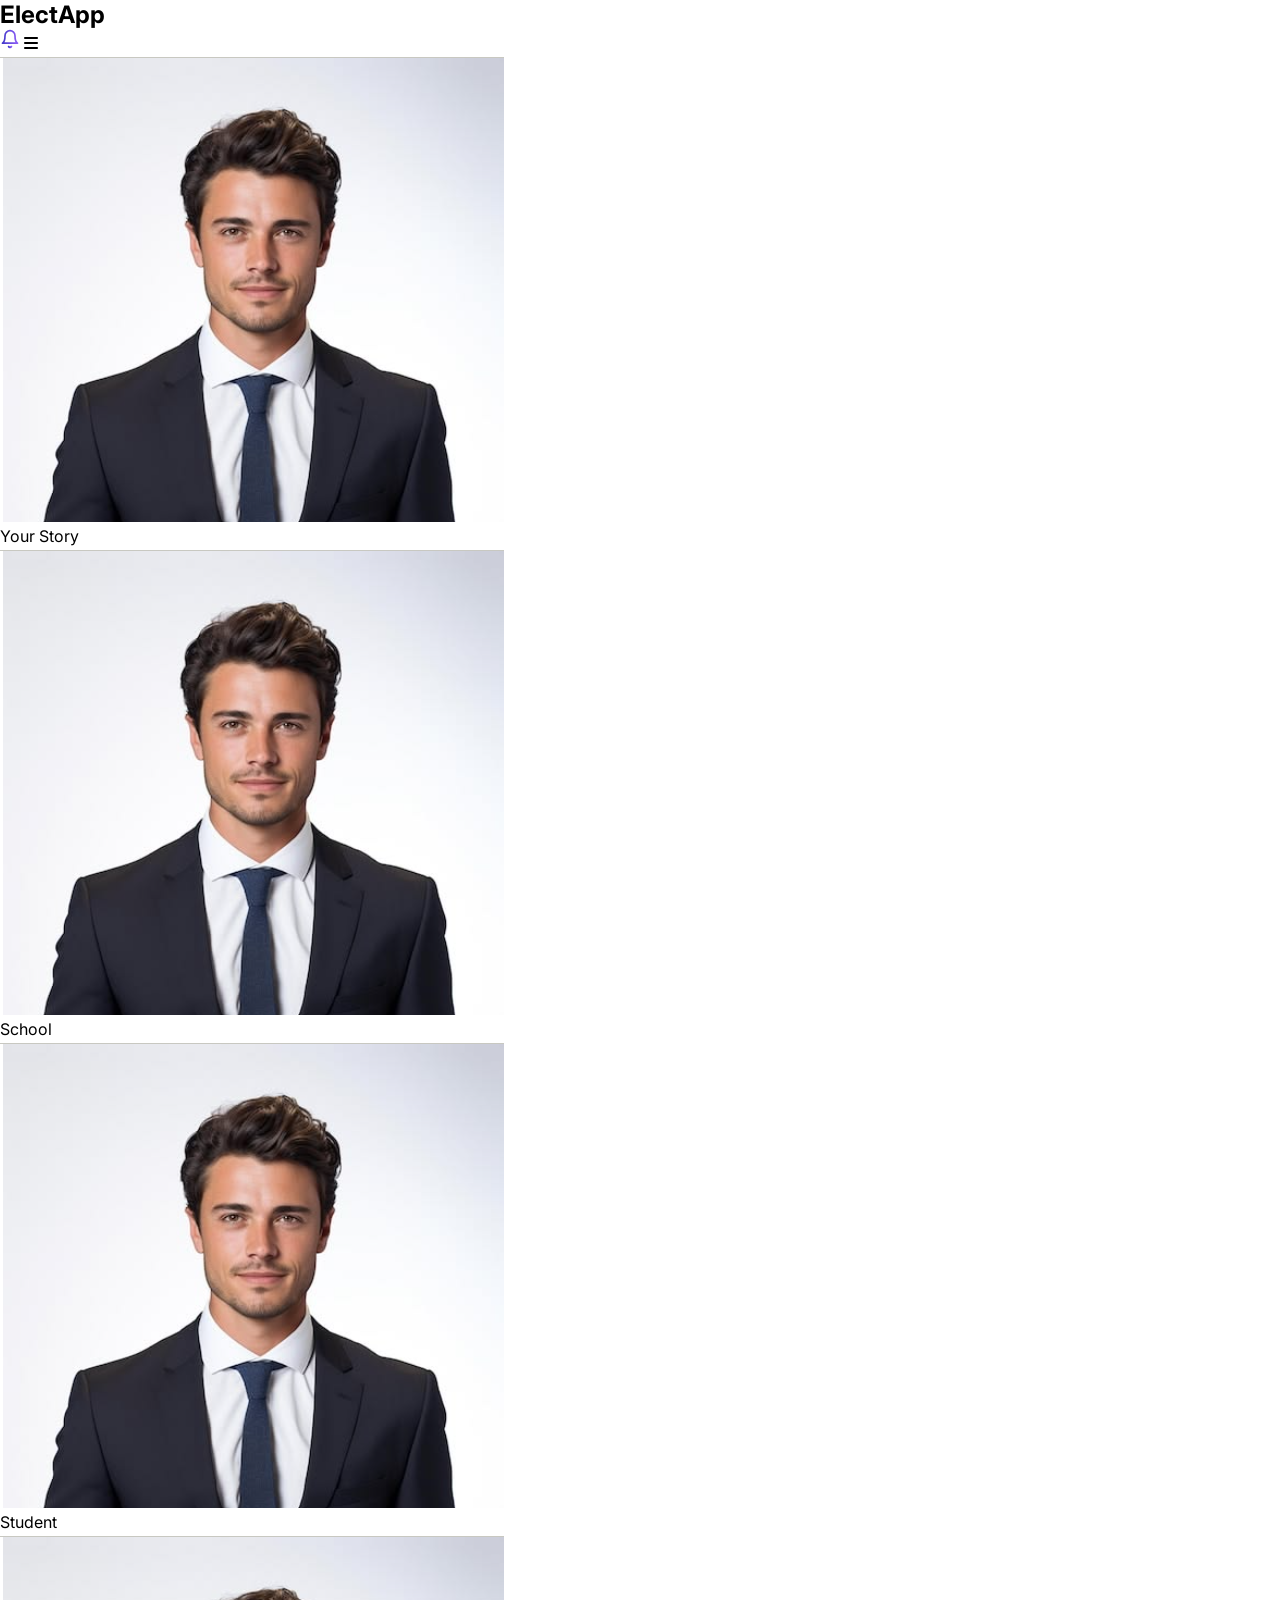
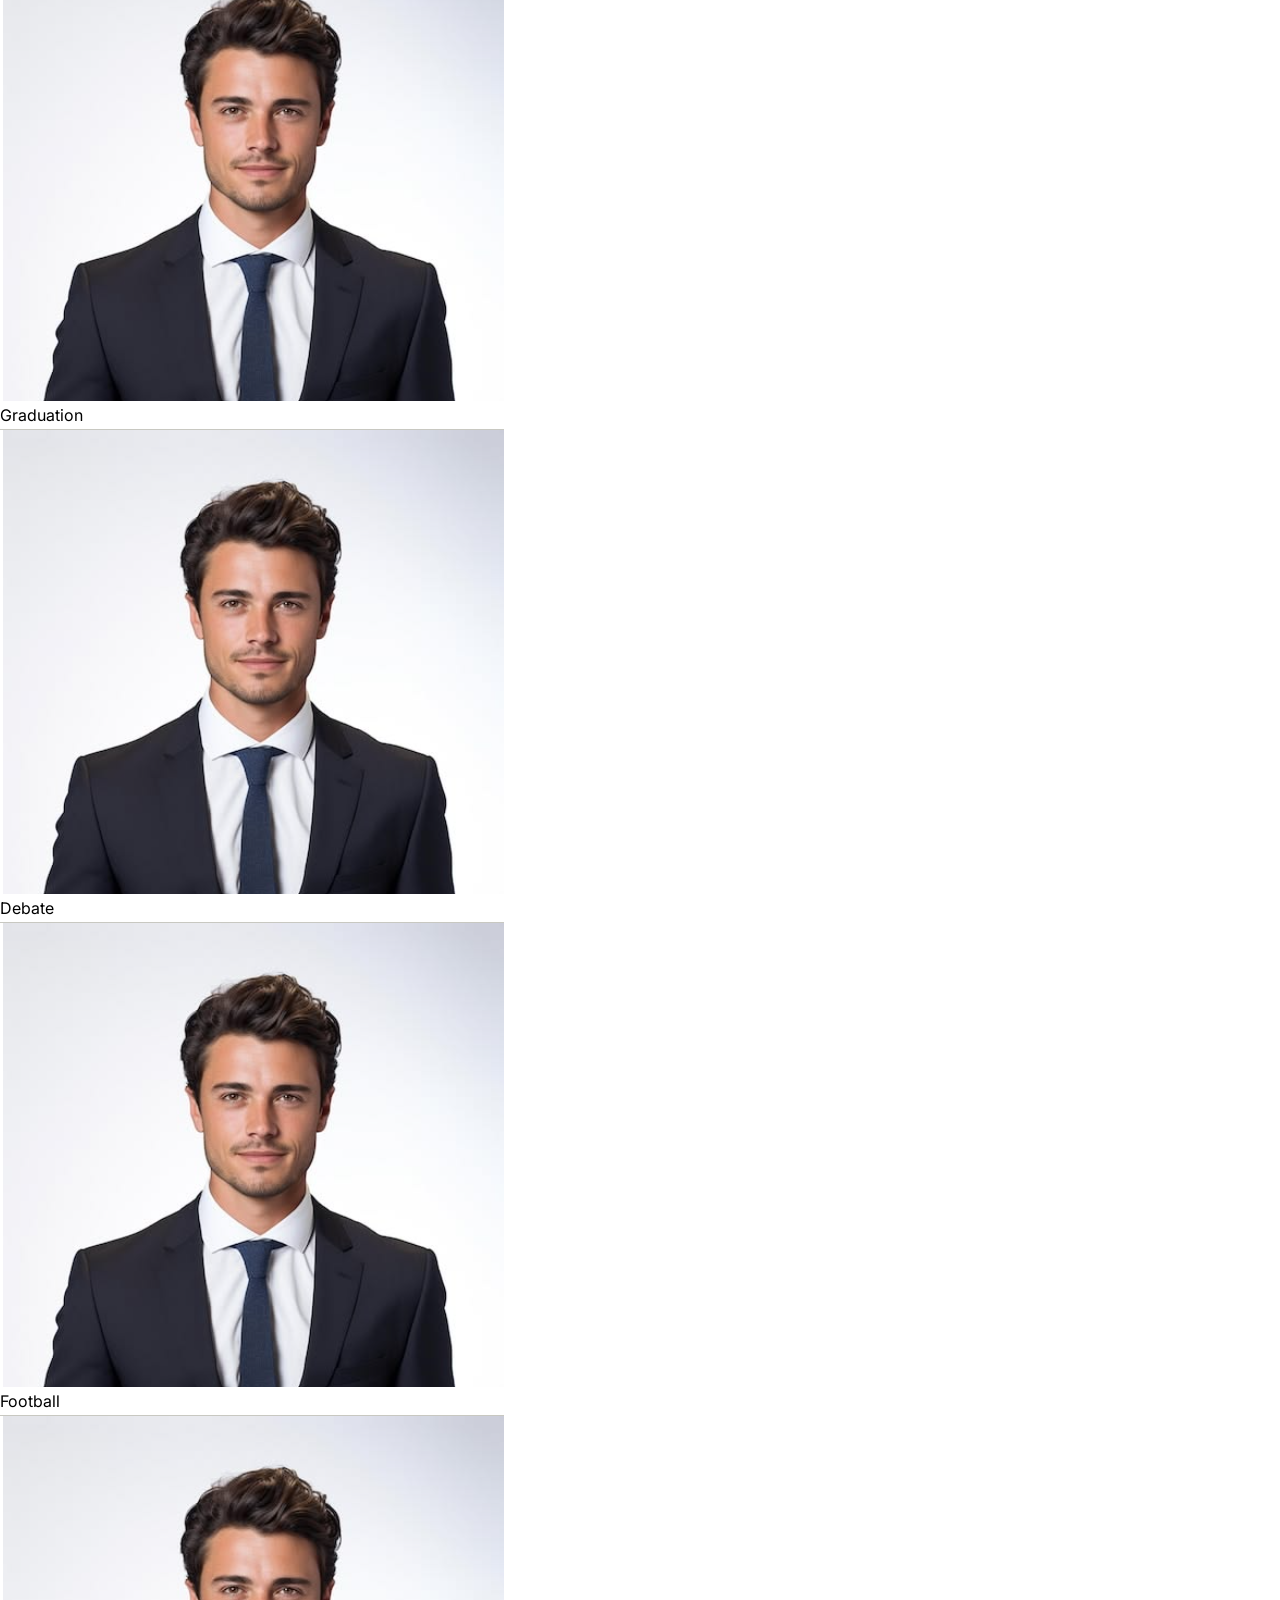
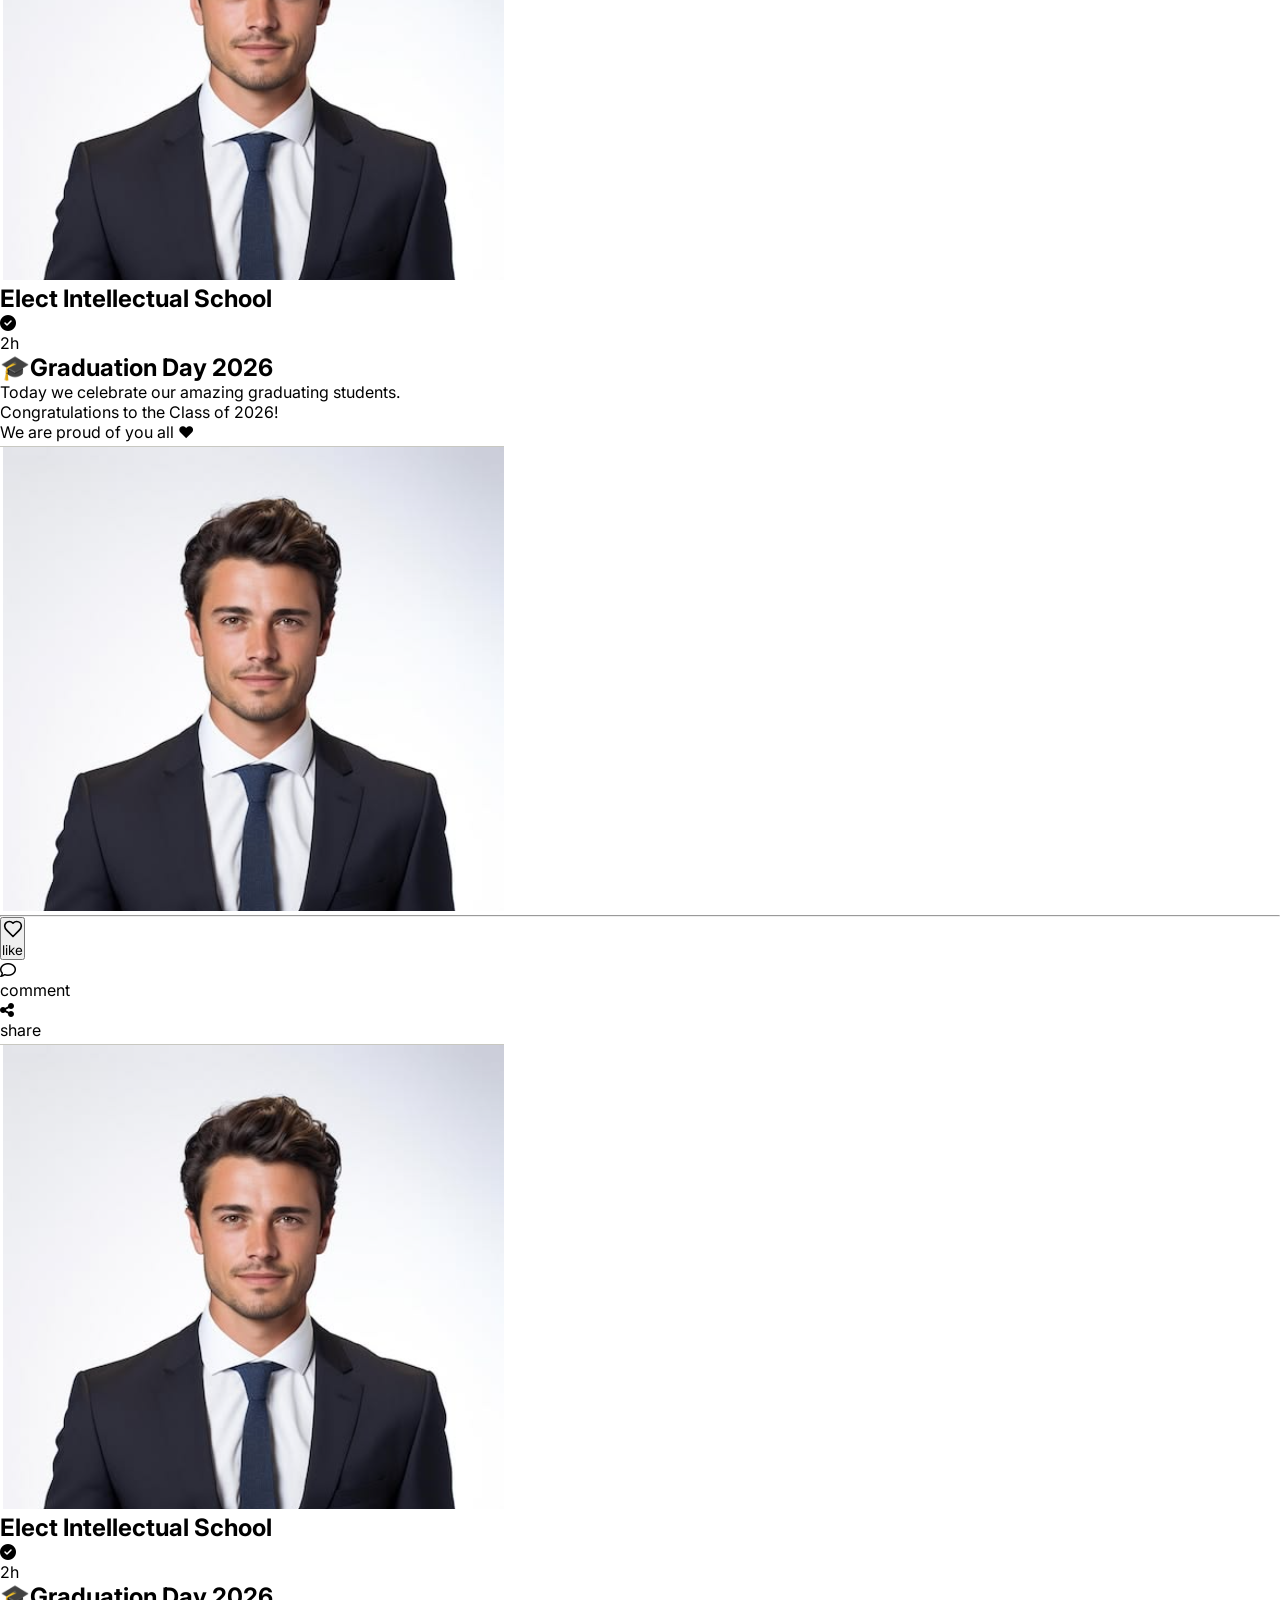
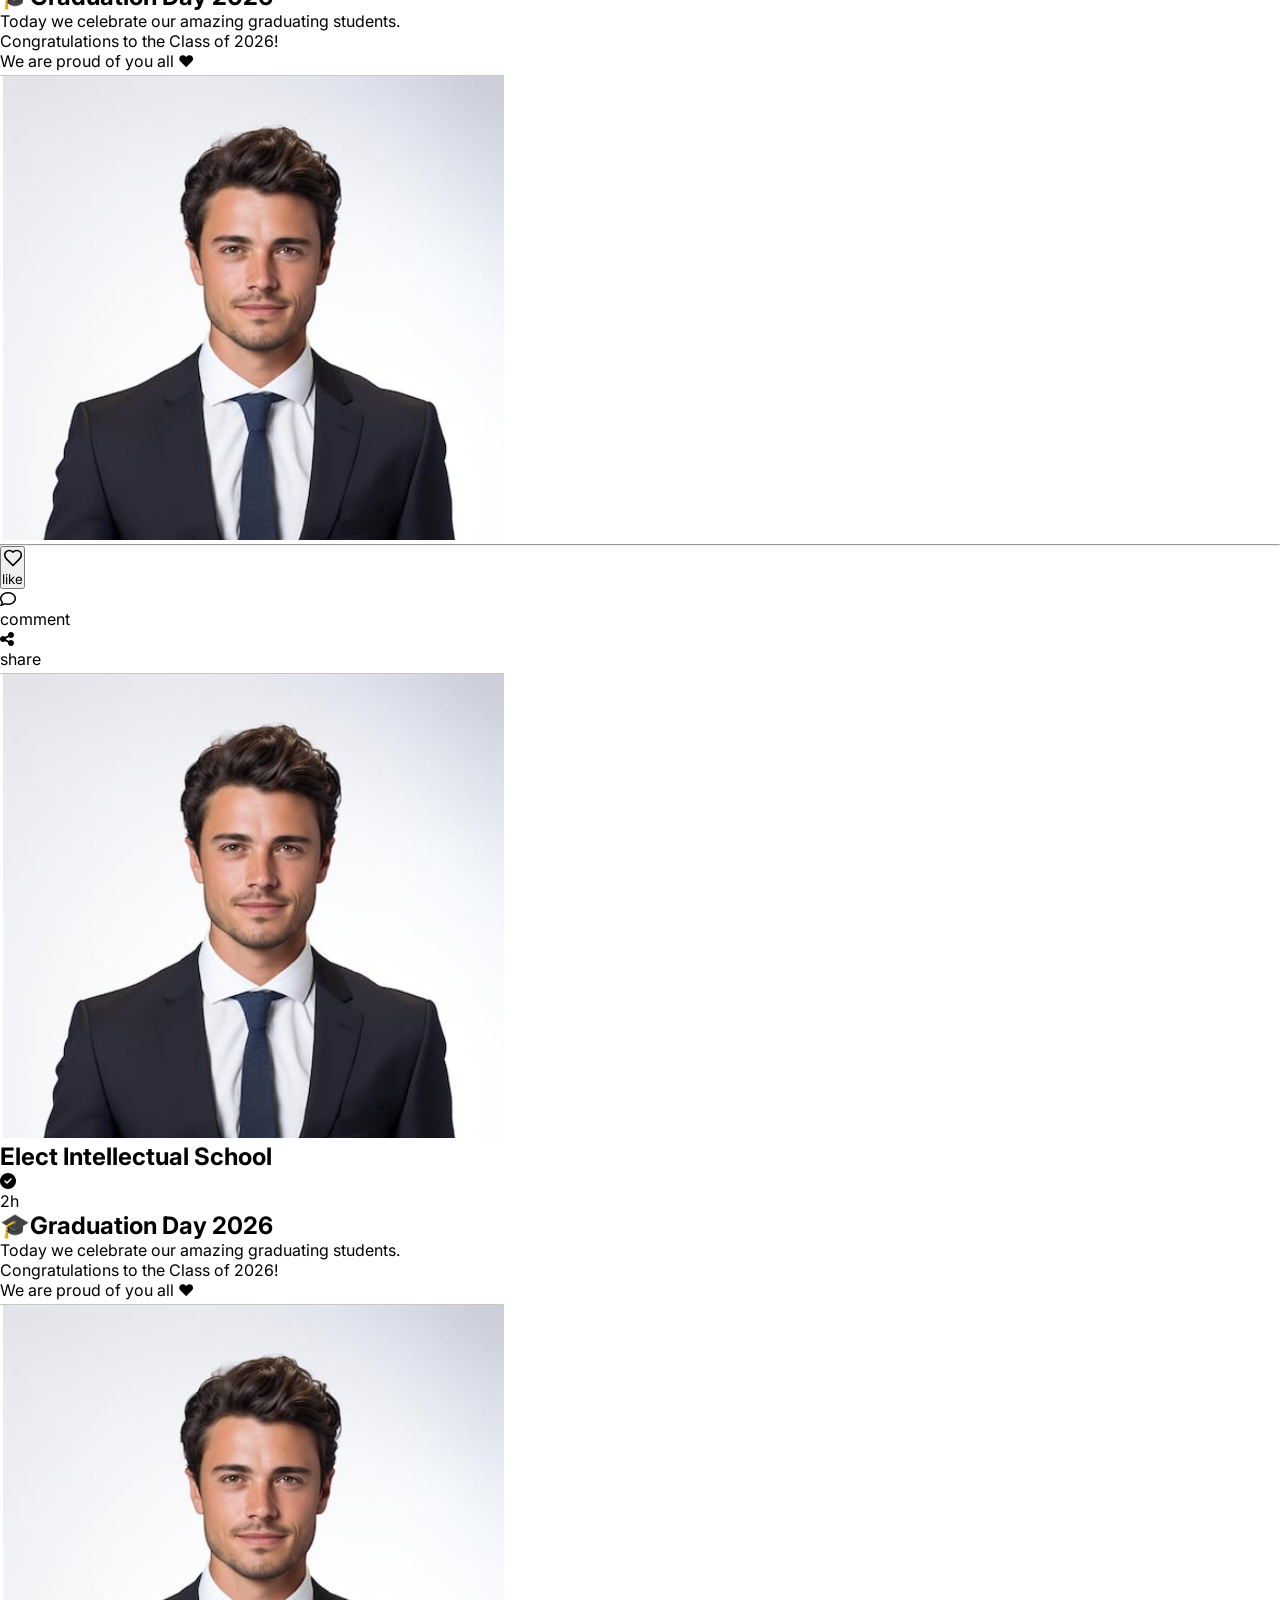
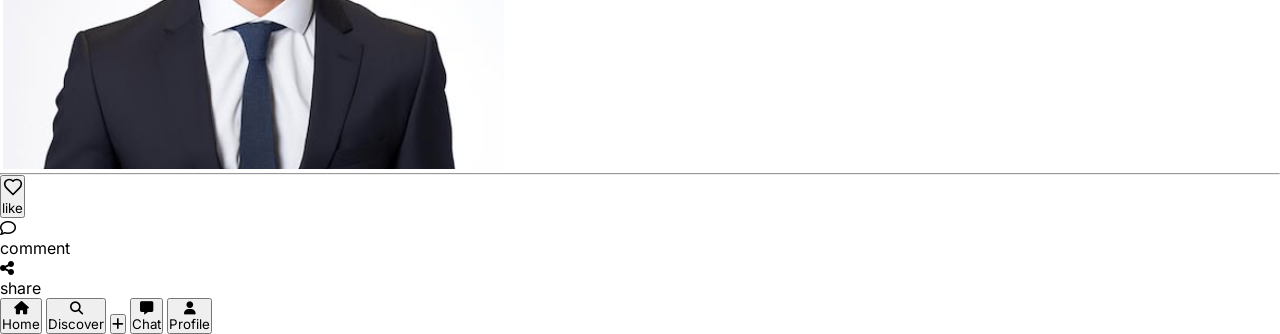
<file: index.html>
<!DOCTYPE html>
<html lang="en">
<head>
    <meta charset="UTF-8">
    <meta name="viewport" content="width=device-width, initial-scale=1.0">
    <title>Document</title>
    <link rel="stylesheet" href="smartHub.css">
    <script src="smartHub.js" defer></script>
    <link rel="stylesheet" href="https://cdnjs.cloudflare.com/ajax/libs/font-awesome/6.7.2/css/all.min.css">
    <link rel="preconnect" href="https://fonts.googleapis.com">
<link rel="preconnect" href="https://fonts.gstatic.com" crossorigin>
<link href="https://fonts.googleapis.com/css2?family=Inter:wght@400;500;600;700;800&display=swap" rel="stylesheet">
<link rel="stylesheet" href="https://cdnjs.cloudflare.com/ajax/libs/font-awesome/6.7.2/css/all.min.css">
</head>

<body>
    <svg width="0" height="0" style="position:absolute;">
  <defs>
    <linearGradient id="navGradient" x1="0%" y1="0%" x2="100%" y2="0%">
      <stop offset="0%" stop-color="#4338CA"/>
      <stop offset="100%" stop-color="#8B5CF6"/>
    </linearGradient>
  </defs>
</svg>
    <nav>
        <div>
            <h1>ElectApp</h1>
        </div>
        <div class="topRightIconContainer">
            <svg xmlns="http://www.w3.org/2000/svg" width="20" height="20" viewBox="0 0 24 24" fill="none" stroke-width="2" stroke-linecap="round" stroke-linejoin="round">
            <path d="M6 8a6 6 0 0 1 12 0c0 7 3 9 3 9H3s3-2 3-9" stroke="url(#navGradient)"/>
            <path d="M10.3 21a1.94 1.94 0 0 0 3.4 0" stroke="url(#navGradient)"/>
            </svg>
            <i class="fa-solid fa-bars"></i>
        </div>
    </nav>

    <section class="homeSection">
        <div class="storiesContainer">
            <div class="eachStory">
                <div>
                    <img src="profile.png" alt="Profile Image">
                </div>
                <p>Your Story</p>
            </div>
            <div class="eachStory">
                <div>
                    <img src="profile.png" alt="Profile Image">
                </div>
                <p>School</p>
            </div>
            <div class="eachStory">
                <div>
                    <img src="profile.png" alt="Profile Image">
                </div>
                <p>Student</p>
            </div>
            <div class="eachStory">
                <div>
                    <img src="profile.png" alt="Profile Image">
                </div>
                <p>Graduation</p>
            </div>
            <div class="eachStory">
                <div>
                    <img src="profile.png" alt="Profile Image">
                </div>
                <p>Debate</p>
            </div>
            <div class="eachStory">
                <div>
                    <img src="profile.png" alt="Profile Image">
                </div>
                <p>Football</p>
            </div>
            
        </div>

        <div class="postContainer">
            <div class="firstPostSection">
                <div class="postImageContainer">
                    <img src="profile.png" alt="">
                </div>
                <div class="secondPostSection">
                    <div class="postUserName">
                    <h1>Elect Intellectual School </h1>
                    <i class="fa-solid fa-circle-check verified"></i>
                    </div>
                <p>2h</p>
                </div>
                <i></i>
            </div>
            <div class="thirdPostSection">
                <h1>🎓Graduation Day 2026</h1>
                <p>Today we celebrate our amazing graduating students.<br>
                Congratulations to the
                    Class of 2026! <br>
                    We are proud of you all ♥
                </p>
            </div>

            <div class="postImage">
                <img src="profile.png">
            </div>
            <hr>
            <div class="postBottomSection">
                <div class="likeSection" id="likeSection">
                    <button class="like-btn">
                    <svg xmlns="http://www.w3.org/2000/svg" width="20" height="20" viewBox="0 0 24 24" fill="none" stroke="currentColor" stroke-width="2" stroke-linecap="round" stroke-linejoin="round">
                    <path d="M19 14c1.49-1.46 3-3.21 3-5.5A5.5 5.5 0 0 0 16.5 3c-1.76 0-3 .5-4.5 2-1.5-1.5-2.74-2-4.5-2A5.5 5.5 0 0 0 2 8.5c0 2.29 1.51 4.04 3 5.5l7 7Z"/>
                    </svg>
                    <p class="like">like</p>
                    </button>
                    <!-- <i class="fa-solid fa-thumbs-up"></i> -->
                </div>
                <div class="commentSection">
                    <i class="fa-regular fa-comment"></i>
                    <p>comment</p>
                </div>
                <div class="shareSection">
                    <i class="fa-solid fa-share-nodes"></i>
                    <p>share</p>
                </div>
            </div>

        </div>
        <div class="postContainer">
            <div class="firstPostSection">
                <div class="postImageContainer">
                    <img src="profile.png" alt="">
                </div>
                <div class="secondPostSection">
                    <div class="postUserName">
                    <h1>Elect Intellectual School </h1>
                    <i class="fa-solid fa-circle-check verified"></i>
                    </div>
                <p>2h</p>
                </div>
                <i></i>
            </div>
            <div class="thirdPostSection">
                <h1>🎓Graduation Day 2026</h1>
                <p>Today we celebrate our amazing graduating students.<br>
                Congratulations to the
                    Class of 2026! <br>
                    We are proud of you all ♥
                </p>
            </div>

            <div class="postImage">
                <img src="profile.png">
            </div>
            <hr>
            <div class="postBottomSection">
                <div class="likeSection" id="likeSection">
                    <button class="like-btn">
                    <svg xmlns="http://www.w3.org/2000/svg" width="20" height="20" viewBox="0 0 24 24" fill="none" stroke="currentColor" stroke-width="2" stroke-linecap="round" stroke-linejoin="round">
                    <path d="M19 14c1.49-1.46 3-3.21 3-5.5A5.5 5.5 0 0 0 16.5 3c-1.76 0-3 .5-4.5 2-1.5-1.5-2.74-2-4.5-2A5.5 5.5 0 0 0 2 8.5c0 2.29 1.51 4.04 3 5.5l7 7Z"/>
                    </svg>
                    <p class="like">like</p>
                    </button>
                    <!-- <i class="fa-solid fa-thumbs-up"></i> -->
                </div>
                <div class="commentSection">
                    <i class="fa-regular fa-comment"></i>
                    <p>comment</p>
                </div>
                <div class="shareSection">
                    <i class="fa-solid fa-share-nodes"></i>
                    <p>share</p>
                </div>
            </div>

        </div>
         <div class="postContainer">
            <div class="firstPostSection">
                <div class="postImageContainer">
                    <img src="profile.png" alt="">
                </div>
                <div class="secondPostSection">
                    <div class="postUserName">
                    <h1>Elect Intellectual School </h1>
                    <i class="fa-solid fa-circle-check verified"></i>
                    </div>
                <p>2h</p>
                </div>
                <i></i>
            </div>
            <div class="thirdPostSection">
                <h1>🎓Graduation Day 2026</h1>
                <p>Today we celebrate our amazing graduating students.<br>
                Congratulations to the
                    Class of 2026! <br>
                    We are proud of you all ♥
                </p>
            </div>

            <div class="postImage">
                <img src="profile.png">
            </div>
            <hr>
            <div class="postBottomSection">
                <div class="likeSection" id="likeSection">
                    <button class="like-btn">
                    <svg xmlns="http://www.w3.org/2000/svg" width="20" height="20" viewBox="0 0 24 24" fill="none" stroke="currentColor" stroke-width="2" stroke-linecap="round" stroke-linejoin="round">
                    <path d="M19 14c1.49-1.46 3-3.21 3-5.5A5.5 5.5 0 0 0 16.5 3c-1.76 0-3 .5-4.5 2-1.5-1.5-2.74-2-4.5-2A5.5 5.5 0 0 0 2 8.5c0 2.29 1.51 4.04 3 5.5l7 7Z"/>
                    </svg>
                    <p class="like">like</p>
                    </button>
                    <!-- <i class="fa-solid fa-thumbs-up"></i> -->
                </div>
                <div class="commentSection">
                    <i class="fa-regular fa-comment"></i>
                    <p>comment</p>
                </div>
                <div class="shareSection">
                    <i class="fa-solid fa-share-nodes"></i>
                    <p>share</p>
                </div>
            </div>

        </div>

    </section>
    
    <section class="bottomNavigation">
        <button class="homeContainer" id="click">
            <i class="fa-solid fa-house"></i>
            <p>Home</p>
        </button>
        <button class="discoverContainer" id="click">
            <i class="fa-solid fa-search"></i>
            <p>Discover</p>
        </button>
        <button class="postButton" >
            <i class="fa-solid fa-plus"></i>
            
        </button>
        <button class="chatContainer" id="click">
            <i class="fa-solid fa-message"></i>
            <p>Chat</p>
        </button>
        <button class="profileContainer" id="click">
            <i class="fa-solid fa-user"></i>
            <p>Profile</p>
        </button>
    </section>
    <!-- <main>
        <aside>
            <div class="logoSection">
                <div class="logo">
                    <i class="fa-solid fa-circle-nodes"></i>
                </div>
                <div>
                <h1>Elect</h1>
                <p>Your app, Your commusity</p>
                </div>
            </div>

            <div class="toolsList" id="toolsList">
                <div href="" class="sidebar-link" id="dashboard">
                    <svg xmlns="http://www.w3.org/2000/svg" width="36" height="36" viewBox="0 0 24 24" fill="none" stroke="currentColor" stroke-width="2" stroke-linecap="round" stroke-linejoin="round">
                    <path d="M15 21v-8a1 1 0 0 0-1-1h-4a1 1 0 0 0-1 1v8"/>
                     <path d="M3 10a2 2 0 0 1 .709-1.528l7-5.999a2 2 0 0 1 2.582 0l7 5.999A2 2 0 0 1 21 10v9a2 2 0 0 1-2 2H5a2 2 0 0 1-2-2z"/>
                    </svg>
                    <span class="sidebar-link">Home Feed</span>
                </div>
                <div href="" class="sidebar-link">
                    <svg xmlns="http://www.w3.org/2000/svg" width="36" height="36" viewBox="0 0 24 24" fill="none" stroke="currentColor" stroke-width="2" stroke-linecap="round" stroke-linejoin="round">
                    <circle cx="11" cy="11" r="8"/>
                    <path d="m21 21-4.3-4.3"/>
                    </svg>
                    <span class="sidebar-link">Discover</span>
                </div>
                <div href="" class="sidebar-link">
                    <svg xmlns="http://www.w3.org/2000/svg" width="36" height="36" viewBox="0 0 24 24" fill="none" stroke="currentColor" stroke-width="2" stroke-linecap="round" stroke-linejoin="round">
                    <path d="M7.9 20A9 9 0 1 0 4 16.1L2 22Z"/>
                    </svg>
                    <span>Messages</span>
                </div>
                <div href="" class="sidebar-link">
                   <svg xmlns="http://www.w3.org/2000/svg" width="36" height="36" viewBox="0 0 24 24" fill="none" stroke="currentColor" stroke-width="2" stroke-linecap="round" stroke-linejoin="round">
                    <path d="M12 8V4H8"/>
                    <rect width="16" height="12" x="4" y="8" rx="2"/>
                    <path d="M2 14h2"/><path d="M20 14h2"/>
                    <path d="M15 13v2"/><path d="M9 13v2"/>
                    </svg>
                    <span>ElectAI</span>
                </div>
                <hr>
                <div href="" class="sidebar-link">
                   <svg xmlns="http://www.w3.org/2000/svg" width="36" height="36" viewBox="0 0 24 24" fill="none" stroke="currentColor" stroke-width="2" stroke-linecap="round" stroke-linejoin="round">
                    <path d="M16 21v-2a4 4 0 0 0-4-4H6a4 4 0 0 0-4 4v2"/>
                    <circle cx="9" cy="7" r="4"/>
                    <path d="M22 21v-2a4 4 0 0 0-3-3.87"/>
                    <path d="M16 3.13a4 4 0 0 1 0 7.75"/>
                    </svg>
                    <span>Classes</span>
                </div>
                <div href="" class="sidebar-link">
                    <svg xmlns="http://www.w3.org/2000/svg" width="36" height="36" viewBox="0 0 24 24" fill="none" stroke="currentColor" stroke-width="2" stroke-linecap="round" stroke-linejoin="round">
                    <path d="M8 2v4"/><path d="M16 2v4"/>
                    <rect width="18" height="18" x="3" y="4" rx="2"/>
                     <path d="M3 10h18"/>
                    </svg>
                    <span>Events</span>
                </div>
                <div href="" class="sidebar-link">
                    <svg xmlns="http://www.w3.org/2000/svg" width="36" height="36" viewBox="0 0 24 24" fill="none" stroke="currentColor" stroke-width="2" stroke-linecap="round" stroke-linejoin="round">
                    <path d="M20 13c0 5-3.5 7.5-7.66 8.95a1 1 0 0 1-.67-.01C7.5 20.5 4 18 4 13V6a1 1 0 0 1 1-1c2 0 4.5-1.2 6.24-2.72a1.17 1.17 0 0 1 1.52 0C14.51 3.81 17 5 19 5a1 1 0 0 1 1 1z"/>
                    </svg>
                    <span>Clubs</span>
                </div>
                <div href="" class="sidebar-link">
                <svg xmlns="http://www.w3.org/2000/svg" width="36" height="36" viewBox="0 0 24 24" fill="none" stroke="currentColor" stroke-width="2" stroke-linecap="round" stroke-linejoin="round">
                <path d="m3 11 18-5v12L3 14v-3z"/>
                <path d="M11.6 16.8a3 3 0 1 1-5.8-1.6"/>
                </svg>
                    <span>Announcements</span>
                </div>
                <div href="" class="sidebar-link">
                    <svg xmlns="http://www.w3.org/2000/svg" width="36" height="36" viewBox="0 0 24 24" fill="none" stroke="currentColor" stroke-width="2" stroke-linecap="round" stroke-linejoin="round">
                    <rect width="18" height="18" x="3" y="3" rx="2" ry="2"/>
                    <circle cx="9" cy="9" r="2"/>
                    <path d="m21 15-3.086-3.086a2 2 0 0 0-2.828 0L6 21"/>
                    </svg>
                    <span>Memories</span>
                </div>
                <hr>
                <div href="" class="sidebar-link">
                    <svg xmlns="http://www.w3.org/2000/svg" width="36" height="36" viewBox="0 0 24 24" fill="none" stroke="currentColor" stroke-width="2" stroke-linecap="round" stroke-linejoin="round">
                    <path d="m19 21-7-4-7 4V5a2 2 0 0 1 2-2h10a2 2 0 0 1 2 2z"/>
                    </svg>
                    <span>Saved Posts</span>
                </div>
                <div href="" class="sidebar-link">
                    <svg xmlns="http://www.w3.org/2000/svg" width="36" height="36" viewBox="0 0 24 24" fill="none" stroke="currentColor" stroke-width="2" stroke-linecap="round" stroke-linejoin="round">
                    <path d="M6 9H4.5a2.5 2.5 0 0 1 0-5H6"/>
                     <path d="M18 9h1.5a2.5 2.5 0 0 0 0-5H18"/>
                    <path d="M4 22h16"/>
                    <path d="M10 14.66V17c0 .55-.47.98-.97 1.21C7.85 18.75 7 20.24 7 22"/>
                    <path d="M14 14.66V17c0 .55.47.98.97 1.21C16.15 18.75 17 20.24 17 22"/>
                    <path d="M18 2H6v7a6 6 0 0 0 12 0V2Z"/>
                    </svg>
                    <span>Achievements</span>
                </div>
                <hr>
                <div href="" class="sidebar-link">
                    <i class="fa-solid fa-gear"></i>
                    <span>Settings</span>
                </div>
            </div>
            
        </aside>
        <section>
            <div class="navBar">
                <div class="secondNavBar">
                    <svg xmlns="http://www.w3.org/2000/svg" width="36" height="36" viewBox="0 0 24 24" fill="none" stroke="currentColor" stroke-width="2" stroke-linecap="round" stroke-linejoin="round">
                    <circle cx="11" cy="11" r="8"/>
                    <path d="m21 21-4.3-4.3"/>
                    </svg>
                    <input type="text" placeholder="Search people, post, events.....">
                    <span>Ctrl /</span>
                </div>
                <div class="thirdNavBar">
                    <svg xmlns="http://www.w3.org/2000/svg" width="38" height="38" viewBox="0 0 24 24" fill="none" stroke="currentColor" stroke-width="2" stroke-linecap="round" stroke-linejoin="round">
                    <path d="M6 8a6 6 0 0 1 12 0c0 7 3 9 3 9H3s3-2 3-9"/>
                     <path d="M10.3 21a1.94 1.94 0 0 0 3.4 0"/>
                    </svg>
                    <svg xmlns="http://www.w3.org/2000/svg" width="38" height="38" viewBox="0 0 24 24" fill="none" stroke="currentColor" stroke-width="2" stroke-linecap="round" stroke-linejoin="round">
                    <path d="M21 15a2 2 0 0 1-2 2H7l-4 4V5a2 2 0 0 1 2-2h14a2 2 0 0 1 2 2z"/>
                    <path d="M7 8h10"/>
                    <path d="M7 12h6"/>
                    </svg>
                    <div class="profile">
                        <div class="profileImage" >
                            <img src="profile.png" alt="Profile Image">
                        </div>
                        <div class="nameContainer">
                            <h1>Success O.</h1>
                            <p>SS3 Science Class</p>
                        </div>
                        <div class="rightNavDropDown">
                            <svg xmlns="http://www.w3.org/2000/svg" width="36" height="36" viewBox="0 0 24 24" fill="none" stroke="#9CA3AF" stroke-width="2" stroke-linecap="round" stroke-linejoin="round">
                            <path d="m6 9 6 6 6-6"/>
                            </svg>
                        </div>
                    </div>
                </div>
            </div>
            <div class="homeFeed">
            <div class="postSections">
            <div class="header">
                <h1>Home Feed</h1>
                <div class="storiesContainer">
                    <div class="container">
                        <div class="storiesProfilePic">
                            <img src="profile.png" alt="">
                        </div>
                        <p>Your Story</p>
                    </div>
                    <div class="container">
                        <div class="storiesProfilePic">
                            <img src="profile.png" alt="">
                        </div>
                        <p>School</p>
                    </div>
                    <div class="container">
                        <div class="storiesProfilePic">
                            <img src="profile.png" alt="">
                        </div>
                        <p>SS3 Science</p>
                    </div>
                    <div class="container">
                        <div class="storiesProfilePic">
                            <img src="profile.png" alt="">
                        </div>
                        <p>Football Club</p>
                    </div>
                    <div class="container">
                        <div class="storiesProfilePic">
                            <img src="profile.png" alt="">
                        </div>
                        <p>Debating Club</p>
                    </div>
                    <div class="container">
                        <div class="storiesProfilePic">
                            <img src="profile.png" alt="">
                        </div>
                        <p>Graduation </p>
                    </div>
                    <div class="container">
                        <div class="storiesProfilePic">
                            <img src="profile.png" alt="">
                        </div>
                        <p>Graduation</p>
                    </div>
                    <div class="container">
                        <div class="storiesProfilePic">
                            <img src="profile.png" alt="">
                        </div>
                        <p>Graduation </p>
                    </div>
                    <div class="container">
                        <div class="storiesProfilePic">
                            <img src="profile.png" alt="">
                        </div>
                        <p>Graduation </p>
                    </div>
                </div>
            </div>
            <div class="postContainer">
                <div class="firstPostSection">
                    <div>
                        <img src="profile.png" alt="">
                    </div>
                    <input type="text" placeholder="What's on your mind, Success?">
                </div>
                <div>

                </div>
            </div>
            </div>
            </div>
        </section>
    </main> -->
</body>
</html>
</file>
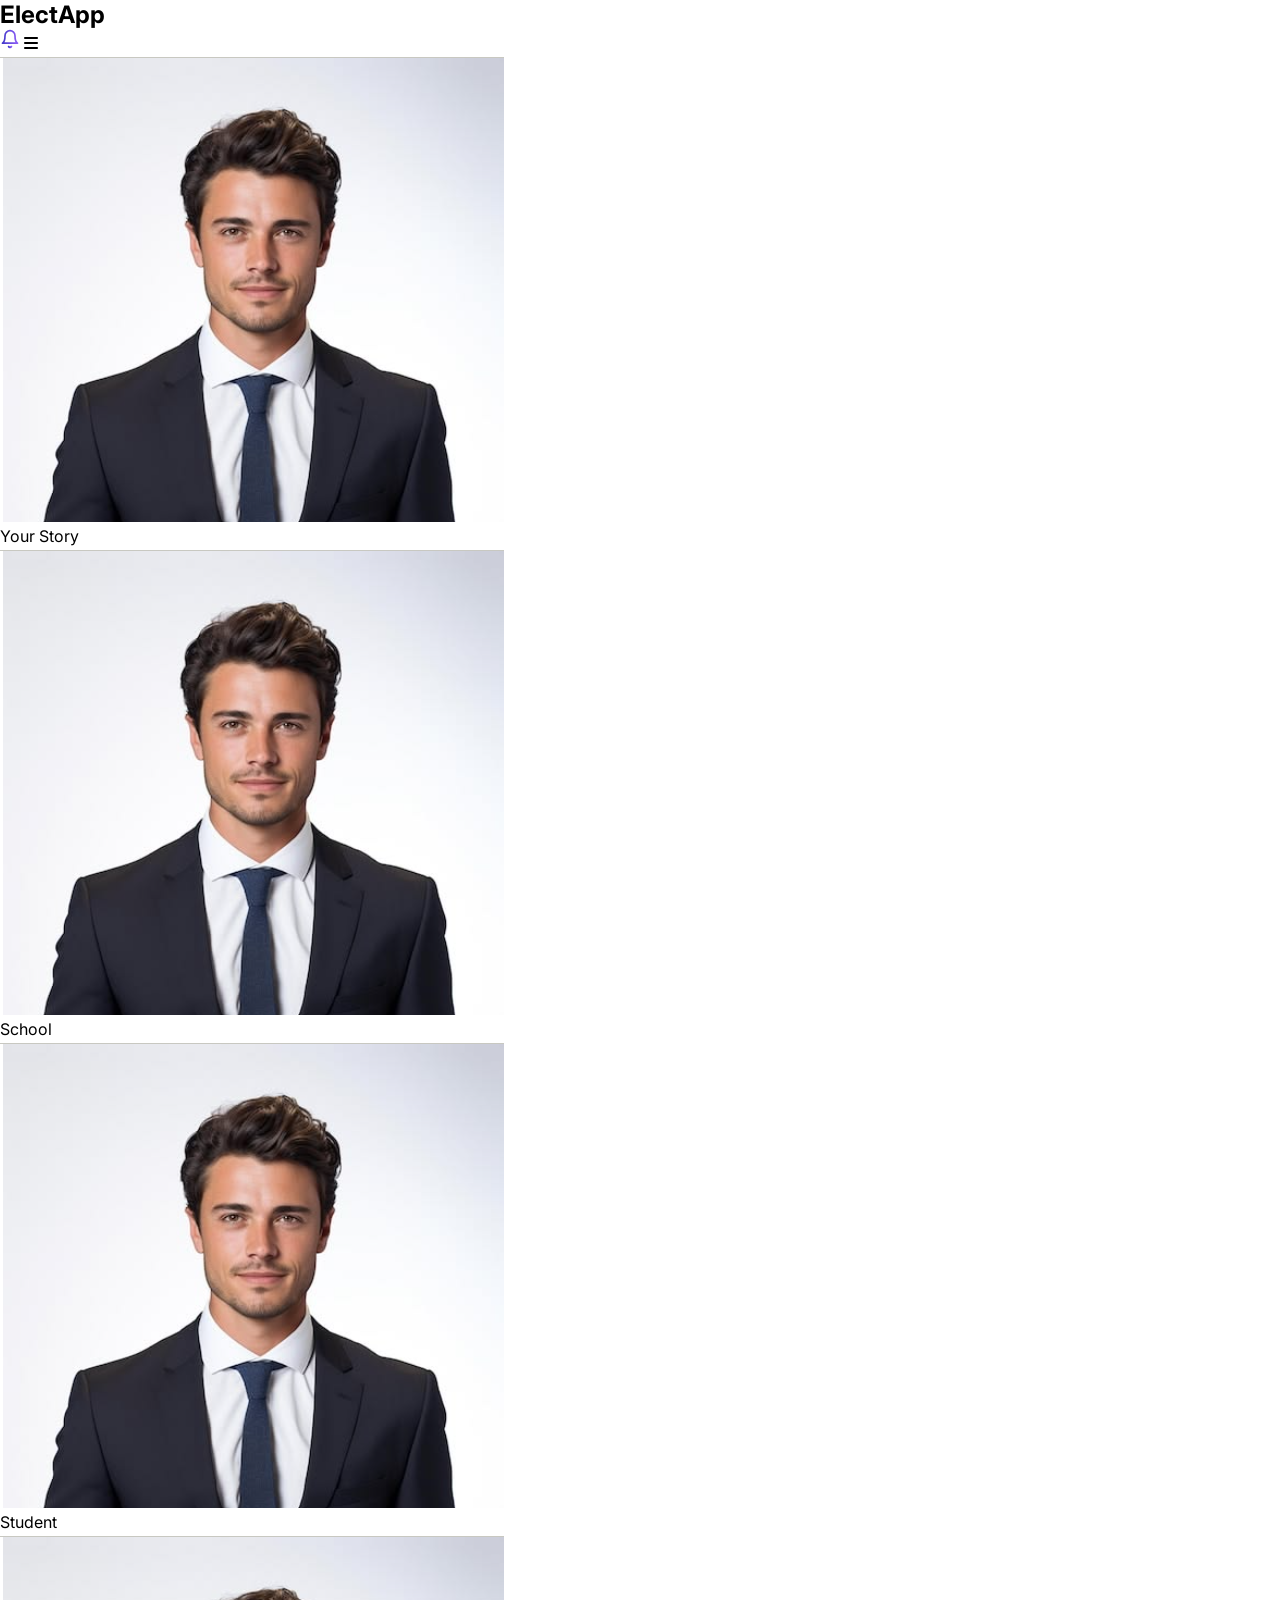
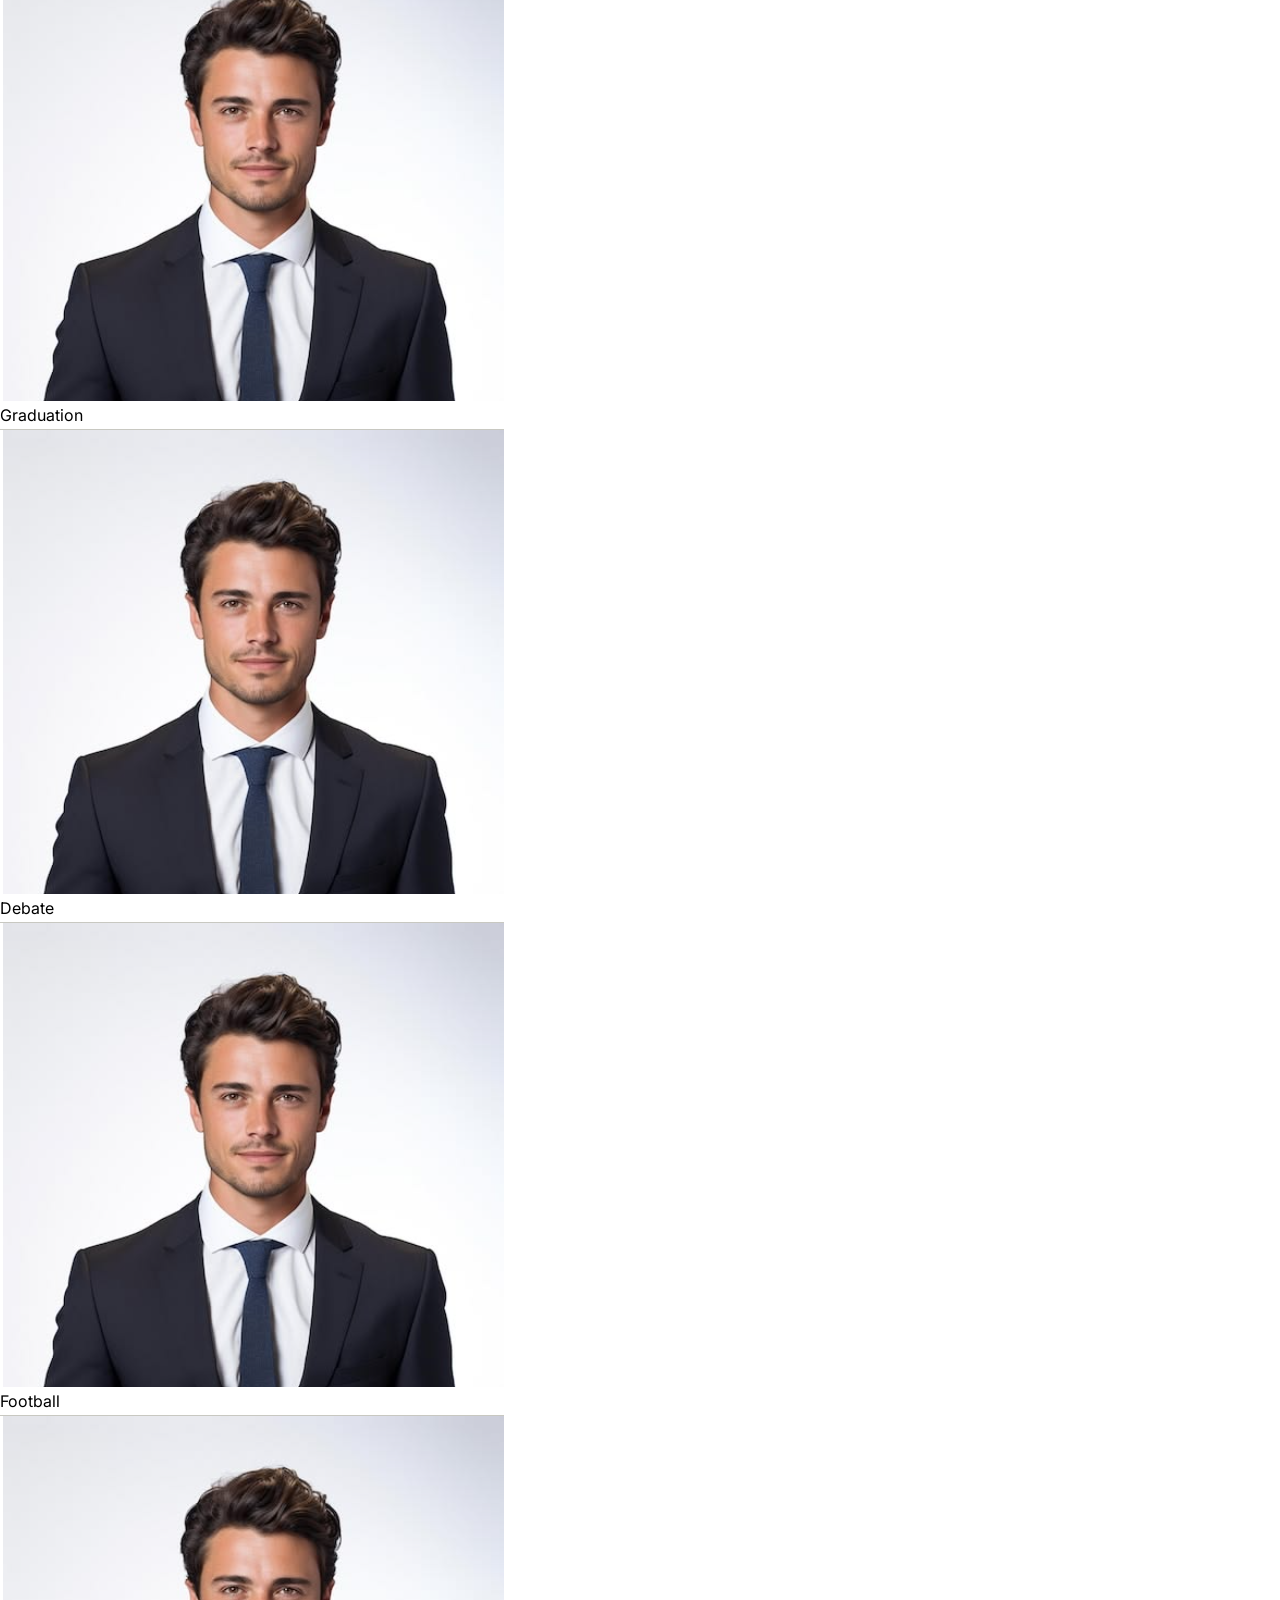
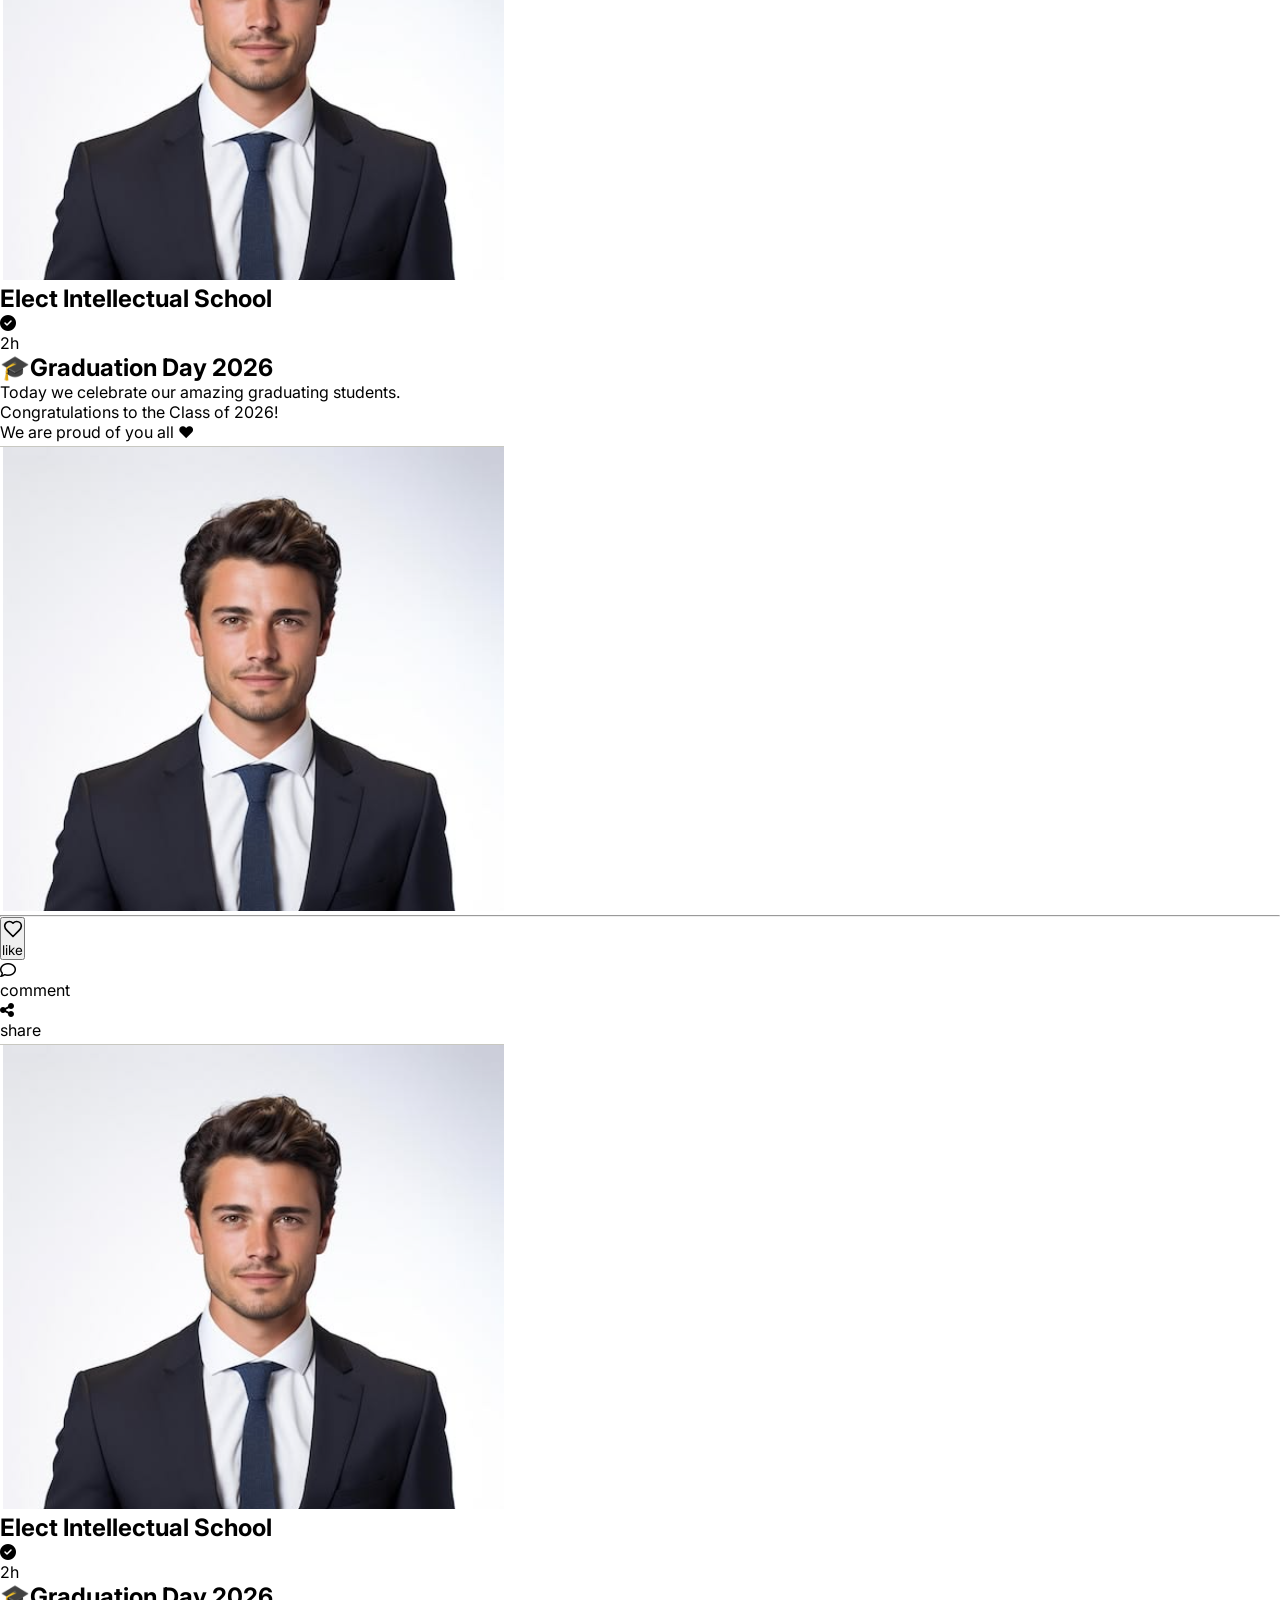
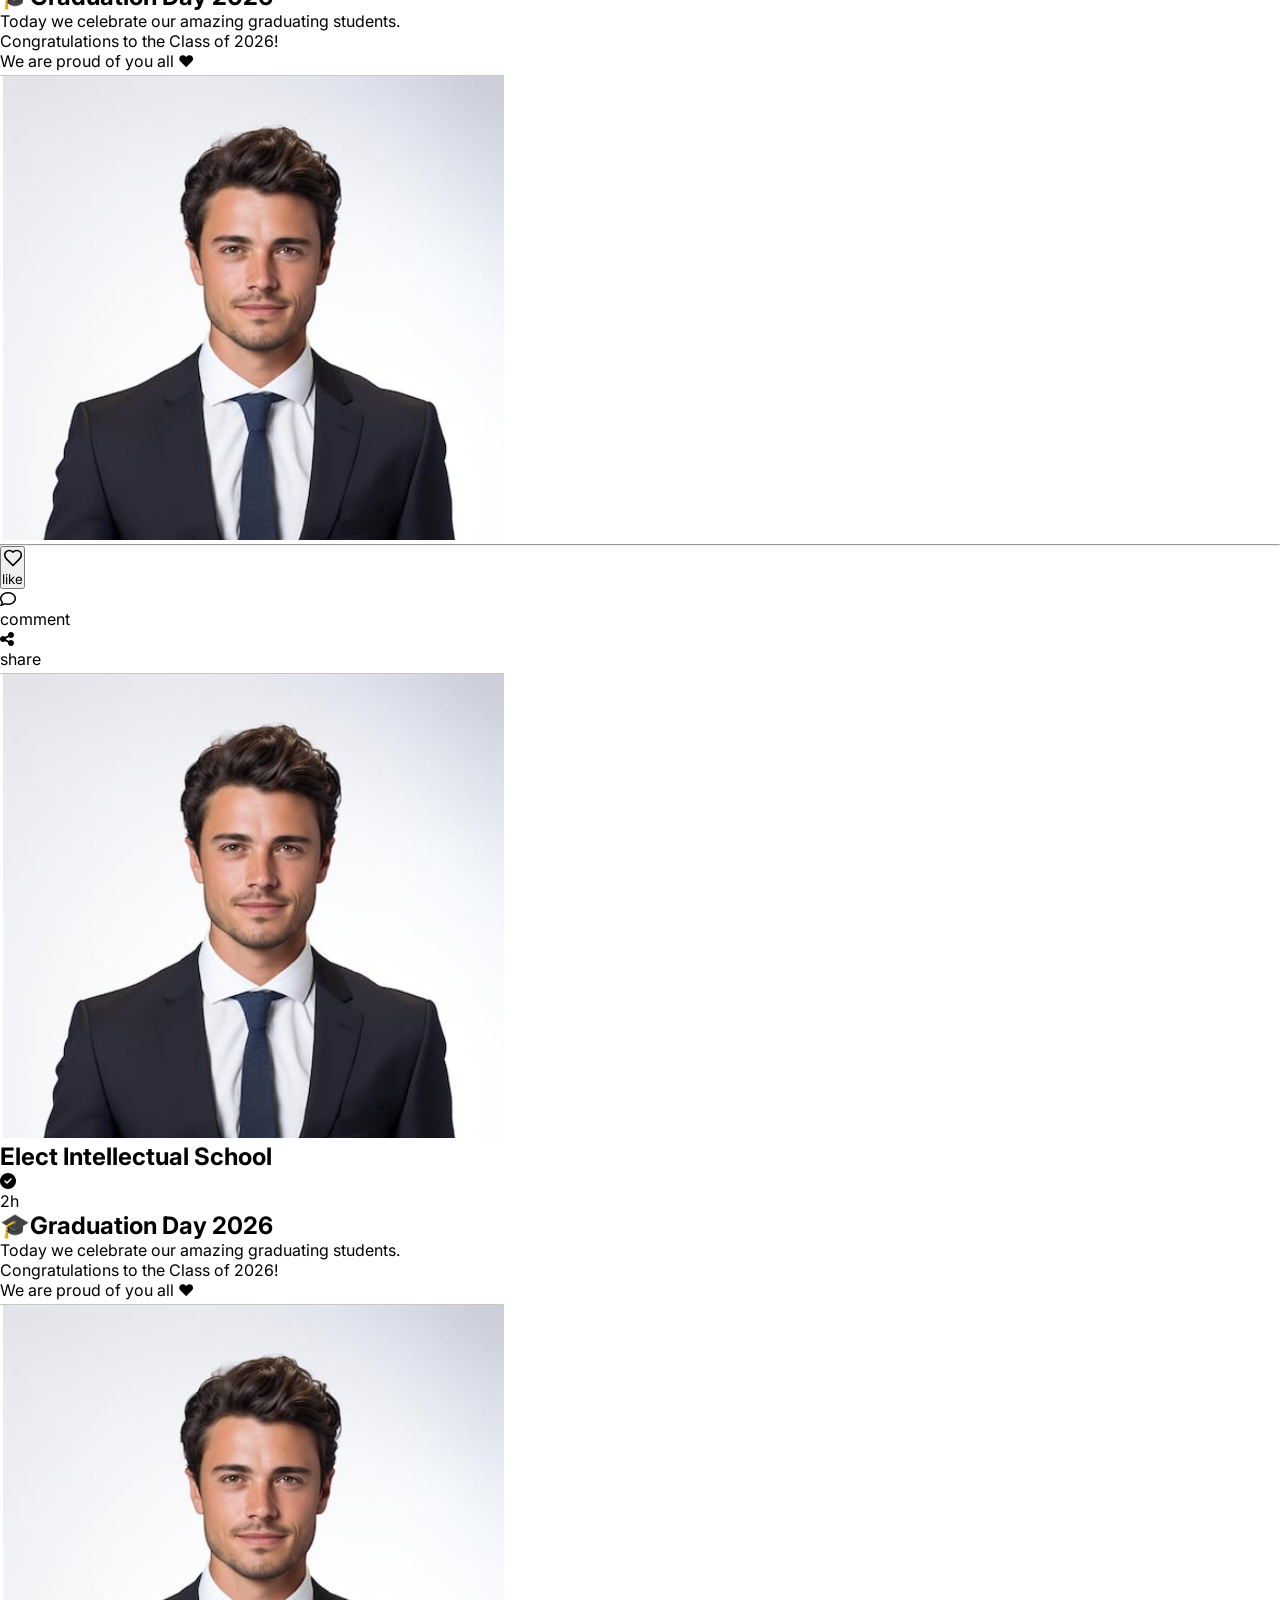
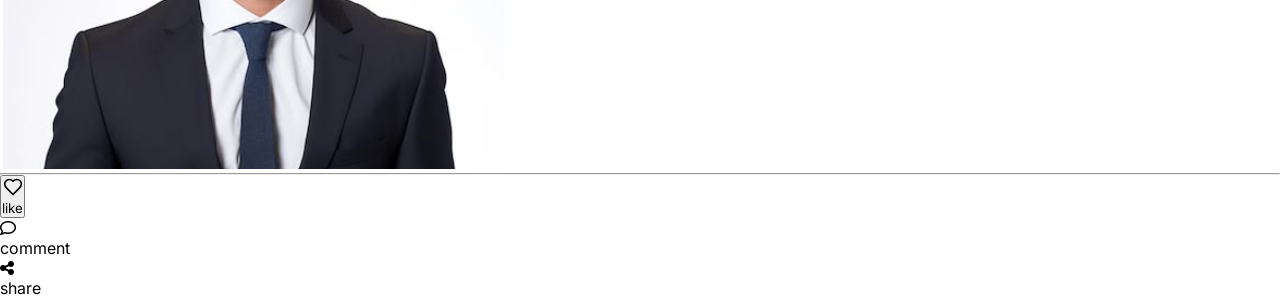
<file: smartHub.html>
<!DOCTYPE html>
<html lang="en">
<head>
    <meta charset="UTF-8">
    <meta name="viewport" content="width=device-width, initial-scale=1.0">
    <title>Document</title>
    <link rel="stylesheet" href="smartHub.css">
    <script src="smartHub.js" defer></script>
    <link rel="stylesheet" href="https://cdnjs.cloudflare.com/ajax/libs/font-awesome/6.7.2/css/all.min.css">
    <link rel="preconnect" href="https://fonts.googleapis.com">
<link rel="preconnect" href="https://fonts.gstatic.com" crossorigin>
<link href="https://fonts.googleapis.com/css2?family=Inter:wght@400;500;600;700;800&display=swap" rel="stylesheet">
<link rel="stylesheet" href="https://cdnjs.cloudflare.com/ajax/libs/font-awesome/6.7.2/css/all.min.css">
</head>

<body>
    <svg width="0" height="0" style="position:absolute;">
  <defs>
    <linearGradient id="navGradient" x1="0%" y1="0%" x2="100%" y2="0%">
      <stop offset="0%" stop-color="#4338CA"/>
      <stop offset="100%" stop-color="#8B5CF6"/>
    </linearGradient>
  </defs>
</svg>
    <nav>
        <div>
            <h1>ElectApp</h1>
        </div>
        <div class="topRightIconContainer">
            <svg xmlns="http://www.w3.org/2000/svg" width="20" height="20" viewBox="0 0 24 24" fill="none" stroke-width="2" stroke-linecap="round" stroke-linejoin="round">
            <path d="M6 8a6 6 0 0 1 12 0c0 7 3 9 3 9H3s3-2 3-9" stroke="url(#navGradient)"/>
            <path d="M10.3 21a1.94 1.94 0 0 0 3.4 0" stroke="url(#navGradient)"/>
            </svg>
            <i class="fa-solid fa-bars"></i>
        </div>
    </nav>

    <section class="homeSection">
        <div class="storiesContainer">
            <div class="eachStory">
                <div>
                    <img src="profile.png" alt="Profile Image">
                </div>
                <p>Your Story</p>
            </div>
            <div class="eachStory">
                <div>
                    <img src="profile.png" alt="Profile Image">
                </div>
                <p>School</p>
            </div>
            <div class="eachStory">
                <div>
                    <img src="profile.png" alt="Profile Image">
                </div>
                <p>Student</p>
            </div>
            <div class="eachStory">
                <div>
                    <img src="profile.png" alt="Profile Image">
                </div>
                <p>Graduation</p>
            </div>
            <div class="eachStory">
                <div>
                    <img src="profile.png" alt="Profile Image">
                </div>
                <p>Debate</p>
            </div>
            <div class="eachStory">
                <div>
                    <img src="profile.png" alt="Profile Image">
                </div>
                <p>Football</p>
            </div>
            
        </div>

        <div class="postContainer">
            <div class="firstPostSection">
                <div class="postImageContainer">
                    <img src="profile.png" alt="">
                </div>
                <div class="secondPostSection">
                    <div class="postUserName">
                    <h1>Elect Intellectual School </h1>
                    <i class="fa-solid fa-circle-check verified"></i>
                    </div>
                <p>2h</p>
                </div>
                <i></i>
            </div>
            <div class="thirdPostSection">
                <h1>🎓Graduation Day 2026</h1>
                <p>Today we celebrate our amazing graduating students.<br>
                Congratulations to the
                    Class of 2026! <br>
                    We are proud of you all ♥
                </p>
            </div>

            <div class="postImage">
                <img src="profile.png">
            </div>
            <hr>
            <div class="postBottomSection">
                <div class="likeSection" id="likeSection">
                    <button class="like-btn">
                    <svg xmlns="http://www.w3.org/2000/svg" width="20" height="20" viewBox="0 0 24 24" fill="none" stroke="currentColor" stroke-width="2" stroke-linecap="round" stroke-linejoin="round">
                    <path d="M19 14c1.49-1.46 3-3.21 3-5.5A5.5 5.5 0 0 0 16.5 3c-1.76 0-3 .5-4.5 2-1.5-1.5-2.74-2-4.5-2A5.5 5.5 0 0 0 2 8.5c0 2.29 1.51 4.04 3 5.5l7 7Z"/>
                    </svg>
                    <p class="like">like</p>
                    </button>
                    <!-- <i class="fa-solid fa-thumbs-up"></i> -->
                </div>
                <div class="commentSection">
                    <i class="fa-regular fa-comment"></i>
                    <p>comment</p>
                </div>
                <div class="shareSection">
                    <i class="fa-solid fa-share-nodes"></i>
                    <p>share</p>
                </div>
            </div>

        </div>
        <div class="postContainer">
            <div class="firstPostSection">
                <div class="postImageContainer">
                    <img src="profile.png" alt="">
                </div>
                <div class="secondPostSection">
                    <div class="postUserName">
                    <h1>Elect Intellectual School </h1>
                    <i class="fa-solid fa-circle-check verified"></i>
                    </div>
                <p>2h</p>
                </div>
                <i></i>
            </div>
            <div class="thirdPostSection">
                <h1>🎓Graduation Day 2026</h1>
                <p>Today we celebrate our amazing graduating students.<br>
                Congratulations to the
                    Class of 2026! <br>
                    We are proud of you all ♥
                </p>
            </div>

            <div class="postImage">
                <img src="profile.png">
            </div>
            <hr>
            <div class="postBottomSection">
                <div class="likeSection" id="likeSection">
                    <button class="like-btn">
                    <svg xmlns="http://www.w3.org/2000/svg" width="20" height="20" viewBox="0 0 24 24" fill="none" stroke="currentColor" stroke-width="2" stroke-linecap="round" stroke-linejoin="round">
                    <path d="M19 14c1.49-1.46 3-3.21 3-5.5A5.5 5.5 0 0 0 16.5 3c-1.76 0-3 .5-4.5 2-1.5-1.5-2.74-2-4.5-2A5.5 5.5 0 0 0 2 8.5c0 2.29 1.51 4.04 3 5.5l7 7Z"/>
                    </svg>
                    <p class="like">like</p>
                    </button>
                    <!-- <i class="fa-solid fa-thumbs-up"></i> -->
                </div>
                <div class="commentSection">
                    <i class="fa-regular fa-comment"></i>
                    <p>comment</p>
                </div>
                <div class="shareSection">
                    <i class="fa-solid fa-share-nodes"></i>
                    <p>share</p>
                </div>
            </div>

        </div>
         <div class="postContainer">
            <div class="firstPostSection">
                <div class="postImageContainer">
                    <img src="profile.png" alt="">
                </div>
                <div class="secondPostSection">
                    <div class="postUserName">
                    <h1>Elect Intellectual School </h1>
                    <i class="fa-solid fa-circle-check verified"></i>
                    </div>
                <p>2h</p>
                </div>
                <i></i>
            </div>
            <div class="thirdPostSection">
                <h1>🎓Graduation Day 2026</h1>
                <p>Today we celebrate our amazing graduating students.<br>
                Congratulations to the
                    Class of 2026! <br>
                    We are proud of you all ♥
                </p>
            </div>

            <div class="postImage">
                <img src="profile.png">
            </div>
            <hr>
            <div class="postBottomSection">
                <div class="likeSection" id="likeSection">
                    <button class="like-btn">
                    <svg xmlns="http://www.w3.org/2000/svg" width="20" height="20" viewBox="0 0 24 24" fill="none" stroke="currentColor" stroke-width="2" stroke-linecap="round" stroke-linejoin="round">
                    <path d="M19 14c1.49-1.46 3-3.21 3-5.5A5.5 5.5 0 0 0 16.5 3c-1.76 0-3 .5-4.5 2-1.5-1.5-2.74-2-4.5-2A5.5 5.5 0 0 0 2 8.5c0 2.29 1.51 4.04 3 5.5l7 7Z"/>
                    </svg>
                    <p class="like">like</p>
                    </button>
                    <!-- <i class="fa-solid fa-thumbs-up"></i> -->
                </div>
                <div class="commentSection">
                    <i class="fa-regular fa-comment"></i>
                    <p>comment</p>
                </div>
                <div class="shareSection">
                    <i class="fa-solid fa-share-nodes"></i>
                    <p>share</p>
                </div>
            </div>

        </div>

    </section>
    
    <section>
        
    </section>
    <!-- <main>
        <aside>
            <div class="logoSection">
                <div class="logo">
                    <i class="fa-solid fa-circle-nodes"></i>
                </div>
                <div>
                <h1>Elect</h1>
                <p>Your app, Your commusity</p>
                </div>
            </div>

            <div class="toolsList" id="toolsList">
                <div href="" class="sidebar-link" id="dashboard">
                    <svg xmlns="http://www.w3.org/2000/svg" width="36" height="36" viewBox="0 0 24 24" fill="none" stroke="currentColor" stroke-width="2" stroke-linecap="round" stroke-linejoin="round">
                    <path d="M15 21v-8a1 1 0 0 0-1-1h-4a1 1 0 0 0-1 1v8"/>
                     <path d="M3 10a2 2 0 0 1 .709-1.528l7-5.999a2 2 0 0 1 2.582 0l7 5.999A2 2 0 0 1 21 10v9a2 2 0 0 1-2 2H5a2 2 0 0 1-2-2z"/>
                    </svg>
                    <span class="sidebar-link">Home Feed</span>
                </div>
                <div href="" class="sidebar-link">
                    <svg xmlns="http://www.w3.org/2000/svg" width="36" height="36" viewBox="0 0 24 24" fill="none" stroke="currentColor" stroke-width="2" stroke-linecap="round" stroke-linejoin="round">
                    <circle cx="11" cy="11" r="8"/>
                    <path d="m21 21-4.3-4.3"/>
                    </svg>
                    <span class="sidebar-link">Discover</span>
                </div>
                <div href="" class="sidebar-link">
                    <svg xmlns="http://www.w3.org/2000/svg" width="36" height="36" viewBox="0 0 24 24" fill="none" stroke="currentColor" stroke-width="2" stroke-linecap="round" stroke-linejoin="round">
                    <path d="M7.9 20A9 9 0 1 0 4 16.1L2 22Z"/>
                    </svg>
                    <span>Messages</span>
                </div>
                <div href="" class="sidebar-link">
                   <svg xmlns="http://www.w3.org/2000/svg" width="36" height="36" viewBox="0 0 24 24" fill="none" stroke="currentColor" stroke-width="2" stroke-linecap="round" stroke-linejoin="round">
                    <path d="M12 8V4H8"/>
                    <rect width="16" height="12" x="4" y="8" rx="2"/>
                    <path d="M2 14h2"/><path d="M20 14h2"/>
                    <path d="M15 13v2"/><path d="M9 13v2"/>
                    </svg>
                    <span>ElectAI</span>
                </div>
                <hr>
                <div href="" class="sidebar-link">
                   <svg xmlns="http://www.w3.org/2000/svg" width="36" height="36" viewBox="0 0 24 24" fill="none" stroke="currentColor" stroke-width="2" stroke-linecap="round" stroke-linejoin="round">
                    <path d="M16 21v-2a4 4 0 0 0-4-4H6a4 4 0 0 0-4 4v2"/>
                    <circle cx="9" cy="7" r="4"/>
                    <path d="M22 21v-2a4 4 0 0 0-3-3.87"/>
                    <path d="M16 3.13a4 4 0 0 1 0 7.75"/>
                    </svg>
                    <span>Classes</span>
                </div>
                <div href="" class="sidebar-link">
                    <svg xmlns="http://www.w3.org/2000/svg" width="36" height="36" viewBox="0 0 24 24" fill="none" stroke="currentColor" stroke-width="2" stroke-linecap="round" stroke-linejoin="round">
                    <path d="M8 2v4"/><path d="M16 2v4"/>
                    <rect width="18" height="18" x="3" y="4" rx="2"/>
                     <path d="M3 10h18"/>
                    </svg>
                    <span>Events</span>
                </div>
                <div href="" class="sidebar-link">
                    <svg xmlns="http://www.w3.org/2000/svg" width="36" height="36" viewBox="0 0 24 24" fill="none" stroke="currentColor" stroke-width="2" stroke-linecap="round" stroke-linejoin="round">
                    <path d="M20 13c0 5-3.5 7.5-7.66 8.95a1 1 0 0 1-.67-.01C7.5 20.5 4 18 4 13V6a1 1 0 0 1 1-1c2 0 4.5-1.2 6.24-2.72a1.17 1.17 0 0 1 1.52 0C14.51 3.81 17 5 19 5a1 1 0 0 1 1 1z"/>
                    </svg>
                    <span>Clubs</span>
                </div>
                <div href="" class="sidebar-link">
                <svg xmlns="http://www.w3.org/2000/svg" width="36" height="36" viewBox="0 0 24 24" fill="none" stroke="currentColor" stroke-width="2" stroke-linecap="round" stroke-linejoin="round">
                <path d="m3 11 18-5v12L3 14v-3z"/>
                <path d="M11.6 16.8a3 3 0 1 1-5.8-1.6"/>
                </svg>
                    <span>Announcements</span>
                </div>
                <div href="" class="sidebar-link">
                    <svg xmlns="http://www.w3.org/2000/svg" width="36" height="36" viewBox="0 0 24 24" fill="none" stroke="currentColor" stroke-width="2" stroke-linecap="round" stroke-linejoin="round">
                    <rect width="18" height="18" x="3" y="3" rx="2" ry="2"/>
                    <circle cx="9" cy="9" r="2"/>
                    <path d="m21 15-3.086-3.086a2 2 0 0 0-2.828 0L6 21"/>
                    </svg>
                    <span>Memories</span>
                </div>
                <hr>
                <div href="" class="sidebar-link">
                    <svg xmlns="http://www.w3.org/2000/svg" width="36" height="36" viewBox="0 0 24 24" fill="none" stroke="currentColor" stroke-width="2" stroke-linecap="round" stroke-linejoin="round">
                    <path d="m19 21-7-4-7 4V5a2 2 0 0 1 2-2h10a2 2 0 0 1 2 2z"/>
                    </svg>
                    <span>Saved Posts</span>
                </div>
                <div href="" class="sidebar-link">
                    <svg xmlns="http://www.w3.org/2000/svg" width="36" height="36" viewBox="0 0 24 24" fill="none" stroke="currentColor" stroke-width="2" stroke-linecap="round" stroke-linejoin="round">
                    <path d="M6 9H4.5a2.5 2.5 0 0 1 0-5H6"/>
                     <path d="M18 9h1.5a2.5 2.5 0 0 0 0-5H18"/>
                    <path d="M4 22h16"/>
                    <path d="M10 14.66V17c0 .55-.47.98-.97 1.21C7.85 18.75 7 20.24 7 22"/>
                    <path d="M14 14.66V17c0 .55.47.98.97 1.21C16.15 18.75 17 20.24 17 22"/>
                    <path d="M18 2H6v7a6 6 0 0 0 12 0V2Z"/>
                    </svg>
                    <span>Achievements</span>
                </div>
                <hr>
                <div href="" class="sidebar-link">
                    <i class="fa-solid fa-gear"></i>
                    <span>Settings</span>
                </div>
            </div>
            
        </aside>
        <section>
            <div class="navBar">
                <div class="secondNavBar">
                    <svg xmlns="http://www.w3.org/2000/svg" width="36" height="36" viewBox="0 0 24 24" fill="none" stroke="currentColor" stroke-width="2" stroke-linecap="round" stroke-linejoin="round">
                    <circle cx="11" cy="11" r="8"/>
                    <path d="m21 21-4.3-4.3"/>
                    </svg>
                    <input type="text" placeholder="Search people, post, events.....">
                    <span>Ctrl /</span>
                </div>
                <div class="thirdNavBar">
                    <svg xmlns="http://www.w3.org/2000/svg" width="38" height="38" viewBox="0 0 24 24" fill="none" stroke="currentColor" stroke-width="2" stroke-linecap="round" stroke-linejoin="round">
                    <path d="M6 8a6 6 0 0 1 12 0c0 7 3 9 3 9H3s3-2 3-9"/>
                     <path d="M10.3 21a1.94 1.94 0 0 0 3.4 0"/>
                    </svg>
                    <svg xmlns="http://www.w3.org/2000/svg" width="38" height="38" viewBox="0 0 24 24" fill="none" stroke="currentColor" stroke-width="2" stroke-linecap="round" stroke-linejoin="round">
                    <path d="M21 15a2 2 0 0 1-2 2H7l-4 4V5a2 2 0 0 1 2-2h14a2 2 0 0 1 2 2z"/>
                    <path d="M7 8h10"/>
                    <path d="M7 12h6"/>
                    </svg>
                    <div class="profile">
                        <div class="profileImage" >
                            <img src="profile.png" alt="Profile Image">
                        </div>
                        <div class="nameContainer">
                            <h1>Success O.</h1>
                            <p>SS3 Science Class</p>
                        </div>
                        <div class="rightNavDropDown">
                            <svg xmlns="http://www.w3.org/2000/svg" width="36" height="36" viewBox="0 0 24 24" fill="none" stroke="#9CA3AF" stroke-width="2" stroke-linecap="round" stroke-linejoin="round">
                            <path d="m6 9 6 6 6-6"/>
                            </svg>
                        </div>
                    </div>
                </div>
            </div>
            <div class="homeFeed">
            <div class="postSections">
            <div class="header">
                <h1>Home Feed</h1>
                <div class="storiesContainer">
                    <div class="container">
                        <div class="storiesProfilePic">
                            <img src="profile.png" alt="">
                        </div>
                        <p>Your Story</p>
                    </div>
                    <div class="container">
                        <div class="storiesProfilePic">
                            <img src="profile.png" alt="">
                        </div>
                        <p>School</p>
                    </div>
                    <div class="container">
                        <div class="storiesProfilePic">
                            <img src="profile.png" alt="">
                        </div>
                        <p>SS3 Science</p>
                    </div>
                    <div class="container">
                        <div class="storiesProfilePic">
                            <img src="profile.png" alt="">
                        </div>
                        <p>Football Club</p>
                    </div>
                    <div class="container">
                        <div class="storiesProfilePic">
                            <img src="profile.png" alt="">
                        </div>
                        <p>Debating Club</p>
                    </div>
                    <div class="container">
                        <div class="storiesProfilePic">
                            <img src="profile.png" alt="">
                        </div>
                        <p>Graduation </p>
                    </div>
                    <div class="container">
                        <div class="storiesProfilePic">
                            <img src="profile.png" alt="">
                        </div>
                        <p>Graduation</p>
                    </div>
                    <div class="container">
                        <div class="storiesProfilePic">
                            <img src="profile.png" alt="">
                        </div>
                        <p>Graduation </p>
                    </div>
                    <div class="container">
                        <div class="storiesProfilePic">
                            <img src="profile.png" alt="">
                        </div>
                        <p>Graduation </p>
                    </div>
                </div>
            </div>
            <div class="postContainer">
                <div class="firstPostSection">
                    <div>
                        <img src="profile.png" alt="">
                    </div>
                    <input type="text" placeholder="What's on your mind, Success?">
                </div>
                <div>

                </div>
            </div>
            </div>
            </div>
        </section>
    </main> -->
</body>
</html>
</file>
<file: smartHub.css>
*{
    padding: 0;
    margin: 0;
    box-sizing: border-box;
    font-family: "inter", sans-serif;
}

@media (max-width: 844px) {
    body{
        display:flex;
        flex-direction:column;
        justify-content: center;
        align-items:center;
        height:auto;
        width:100%;
        gap: 1rem;
        padding:10px;
        margin-top:3rem;
    }
    nav{
        padding: 10px;
        position:fixed;
        top:0;
    border: 1px solid rgb(245, 243, 243);
        background:white;
        z-index:1000rem;
        width: 100%;
        display: flex;
        justify-content: space-between;
        align-items: center;
    }
    nav h1{
        font-size: 24px;
        background: linear-gradient(90deg, #4338CA, #8B5CF6);
        background-clip: text;
        color: transparent;
        font-weight: 700;
    }
    nav i{
    font-size: 20px;
    background: linear-gradient(180deg, #2414ff, #5b3df5);
    -webkit-background-clip: text;
    -webkit-text-fill-color: transparent;
    }
    .topRightIconContainer{
        display: flex;
        justify-items: center;
        align-items: center;
        gap:1rem;
    }
    .verified {
    color: #3b2cff;
    font-size: 16px;
    margin-left: 5px;
}
    
    .eachStory{
        display: flex;
        flex-direction: column;
        justify-content: center;
        align-items: center;
    }
    .eachStory div{
        background: conic-gradient(
    from 0deg,
    #8B5CF6,
    #6366F1,
    #3B82F6,
    #EC4899,
    #EF4444,
    #F97316,
    #8B5CF6
  );
  border-radius: 50%;
  display: flex;
  justify-content: center;
  align-items: center;
  padding: 2px;
     }
    .eachStory p{
        font-size:0.6rem;
    }
    .storiesContainer{
        display: flex;
        gap: 1rem;
        overflow-x: auto;
        scrollbar-width: none;
    }
    .storiesContainer img{
        width: 50px;
        height: 50px;
        border-radius: 50%;
    }
    .homeSection{
        display: flex;
        flex-direction: column;
        gap:1rem;
        width:100%;
        height: auto;
    }
    .postContainer{
        display: flex;
        flex-direction: column;
        justify-content: start;
        align-items: start;
        padding: 10px;
        width: 100%;
        height:auto;
    border: 1px solid rgb(245, 243, 243);
    border-radius: 10px;
    }
    .firstPostSection{
        display: flex;
        width: 100%;
        align-items: center;
        gap: 0.7rem;
    }
    .postImageContainer{
        display: flex;
        justify-content: center;
        align-items: center;
        background: navy;
        padding: 2px;
        border-radius: 50%;
    }
    .postImageContainer img{
        width: 30px;
        height:30px;
        border-radius: 50%;
    }
    .postUserName{
        display: flex;
    }
    .postUserName h1{
        font-size: 0.7rem;
    }
    .secondPostSection p{
        font-size: 0.6rem;
    }
    .thirdPostSection {
        display: flex;
        flex-direction: column;
        justify-content: start;
        align-items: start;
    }
    .thirdPostSection h1{
        font-size: 0.8rem;
    }
    .thirdPostSection p{
        font-size: 10px;
        text-align: start;
    }
    .postImage{
        width:100%;
        height:auto;
        display: flex;
        justify-content: center;
    }
    .postImage img{
        width:100%;
    }
    .likeIcons{
        color:#8B5CF6;
    }
    #secondLike{
        display: none;
    }
    .postBottomSection{
        display: flex;
        justify-content: space-between;
        align-items: center;
        padding: 10px;
        width: 100%;
    }
    .likeSection{
        display: flex;
        justify-content: center;
        align-items: center;
        gap: 6px;
        color: grey;
        font-size: 15px;
    }
    .commentSection{
        display: flex;
        justify-content: center;
        align-items: center;
        gap: 6px;
        color: grey;
        font-size: 15px;

    } 
    .shareSection{
        display: flex;
        justify-content: center;
        align-items: center;
        gap: 6px;
        color: grey;

        font-size: 15px;

    }
    .like-btn {
  display: flex;
  align-items: center;
  gap: 6px;
  background: none;
  border: none;
  cursor: pointer;
  color: #6B7280;
  font-size: 14px;
  font-weight: 500;
}

.like-btn.liked p{
    color:#8B5CF6;
}
.like-btn.liked svg {
  fill:#8B5CF6;
  stroke: #8B5CF6;;
  animation: pop 0.3s ease;
}

@keyframes pop {
  0% { transform: scale(1); }
  50% { transform: scale(1.3); }
  100% { transform: scale(1); }
}
.bottomNavigation{
    display: flex;
    justify-content: space-around;
    align-items: center;
    padding-top: 10px;
    padding-left: 5px;
    padding-right: 5px;
    position: fixed;
    bottom: 0;
    background: white;
    width: 100%;
}
.homeContainer{
    background: transparent;
    border: none;
    display: flex;
    flex-direction: column;
    justify-content: center;
    align-items: center;
}
.homeContainer p{
    font-size:10px; 
}
.discoverContainer{
     background: transparent;
    border: none;
    display: flex;
    flex-direction: column;
    justify-content: center;
    align-items: center;
}
.discoverContainer p{
    font-size:10px; 
}
.postButton{
    width: 30px;
    height: 30px;
    border-radius: 50%;
    border: none;
    color:white;
    background:conic-gradient(
    from 0deg, 
     #8B5CF6,
    #6366F1,
    #3B82F6,
    #8B5CF6
    );
    font-size: 1em;
    margin-bottom: 1em;
}
.chatContainer{
    background: transparent;
    border: none;
    display: flex;
    flex-direction: column;
    justify-content: center;
    align-items: center;
}
.chatContainer p{
    font-size: 10px;
}
.profileContainer{
    background: transparent;
    border: none;
    display: flex;
    flex-direction: column;
    justify-content: center;
    align-items: center;
}
.profileContainer p{
    font-size: 10px;
}
#click.purple{
 color:#5b3df5;
}

}
/*
main{
    display: flex;
    justify-content: start;
    align-items: center;
   height: auto;
   gap:1rem;
   width: 100%;

}
aside{
    width: auto;
    height: inherit;
    padding: 1.5rem;
    display: flex;
    flex-direction: column;
    justify-content: start;
    align-items: start;
     color: black;
     gap: 2rem;
      border: 1px solid #E5E7EB;
  box-shadow: 0 1px 2px rgba(0, 0, 0, 0.04);
  background: #FFFFFF;
     
     
}
.logoSection{
    display: flex;
    justify-content: center;
    align-items: center;
    gap: 10px;
}
.logoSection h1{
    font-size: 3rem;
    font-weight: 600;
}
.logoSection p{
    font-size: 1.4rem;
    font-weight: 400;
}
.logo {
     background: linear-gradient(135deg, #3B82F6, #6366F1);
    width: 5rem;
    height: 4.5rem;
    display: flex;
    align-items: center;
    justify-content: center;
    padding: 10px;
    border-radius: 12px;
     color: white;
    font-size: 3rem;
}
.toolsList{
    display: flex;
    flex-direction: column;
    justify-content: start;
    align-items: start;
    padding-bottom: 6rem;
}
.toolsList div{
    display: flex;
    align-items: start;
    justify-content: start;
    padding-top:1rem;
    padding-bottom: 1rem;
    padding-left:1rem;
    padding-right:7rem;
    gap: 1rem;
    text-decoration: none;
    cursor: pointer;
    
}
.toolsList  hr{
    width: 100%;
    border: 1px solid rgb(245, 243, 243);
    margin-top:5px;
    margin-bottom:5px;
}
.toolsList div i{
    font-size: 2rem;
    

}
.toolsList div span{
        margin-left: 15px;
    font-size:1.4rem;
    font-weight:500;
}
.active{
    background: rgba(242, 237, 253);
    padding-top:1rem;
    padding-bottom: 1rem;
    padding-left:1rem;
    padding-right:7rem;
    width:23rem;
    border-radius: 20px;
    color: rgba(82, 37, 239);
}

section{
    display: flex;
    flex-direction: column;
    gap: 3rem;
    width: 100%;
    height: auto;
    padding:1rem;
}
.homeFeed{
    display: flex;
    align-items: center;
    width: 100%;
    height:auto;
}
.postSections{
    display: flex;
    flex-direction: column;
    justify-content: center;
    align-items: start;
    gap:2rem;
    width:50%;
}
.navBar{
    display: flex;
    justify-content: space-between;
    align-items: center;
    gap: 5rem;
    font-family: "inter", sans-serif;
}
.firstNavBar{
    margin-right:10rem;
}
.firstNavBar h1{
    font-size: 2.5rem;
    font-weight: 800;
    margin-bottom: 1rem;
}
.firstNavBar p{
    font-size: 1.5rem;
    font-weight: 600;
    color: rgb(123, 119, 119);
}
.secondNavBar{
    display: flex;
    justify-content: center;
    align-items: center;
    padding: 1rem;
    background-color:rgb(248, 246, 246);
    border-radius: 30px;
    gap:1rem;
  border: 1px solid #E5E7EB;
}
.secondNavBar:hover{
    box-shadow: 0px 12px 32px rgba(0, 0, 0, 0.14);
}
.secondNavBar input{
    font-size: 1.4rem;
    border: none;
    padding: 0.1rem;
    background: transparent;
    outline: none;
    gap:2rem;
    width:40rem;

}
.secondNavBar span{
    font-size:1.4rem;
    background-color:rgb(245, 244, 244);
    padding:0.3rem;
    border-radius:10px;
}
.thirdNavBar{
    display: flex;
    justify-content: center;
    align-items: center;
    gap: 4rem;
}
.thirdNavBar svg{
    cursor:pointer;
}
.profile{
    display: flex;
    justify-content: center;
    align-items: center;
    gap: 1rem;
}
.nameContainer p{
    color: navy;
    font-size: 1.4rem;
    font-weight: 600;
}
.profileImage{
    width: 70px;
    height: 70px;
    border-radius: 50%;
    background-color: navy;
    padding:3px
}
.profileImage img{
    width: 100%;
    height: 100%;
    border-radius: 50%;
}
.rightNavDropDown:hover{
    stroke: black;
}
.gridContainer{
    display: grid;
    grid-template-columns: 1fr 1fr 1fr 1fr 1fr;
    width: 100%;
    height: auto;
    gap:1rem;
}
.gridContainer div{
    
}
.firstGrid{
    display: flex;
    flex-direction: column;
    gap: 1rem;
    justify-content: start;
    align-items: start;
    border-radius: 20px;
    padding: 1rem;
    border: 1px solid #E5E7EB;
  border-radius: 12px;
  box-shadow: 0 1px 2px rgba(0, 0, 0, 0.04);
  background: #FFFFFF;
}
.firstGrid:hover{
    box-shadow: 0px 12px 32px rgba(0, 0, 0, 0.14);
}
.firstGrid hr{
    border: 1px solid rgb(230, 226, 226);
    width: 100%;
}
.firstInnerGrid{
    display: flex;
    gap:40rem;
    justify-content: center;
    align-items: center;
    border: none;
    gap:2rem;

}
.firstIconContainer{
    width: 90px;
    height: 90px;
    border-radius: 30%;
    background: #3B82F6;
    display: flex;
    justify-content: center;
    align-items: center;
}
.firstbottomSvg svg{
    cursor:pointer;
}
.firstbottomSvg svg:hover{
    stroke: black;
}
.firstTextContainer h1{
    font-weight: 400;
}
.firstTextContainer h2{
    font-size:3rem;
}
.firstTextContainer h3{
    font-size:1.5rem;
    font-weight: 400;
}
.bottomInnerContainer{
    display: flex;
    font-size:1.5rem;
    gap:1rem;
}
.secondGrid{
    display: flex;
    flex-direction: column;
    gap: 1rem;
    justify-content: start;
    align-items: start;
    border-radius: 20px;
    padding: 1rem;
    border: 1px solid #E5E7EB;
  border-radius: 12px;
  box-shadow: 0 1px 2px rgba(0, 0, 0, 0.04);
  background: #FFFFFF;
}
.secondInnerGrid{
     display: flex;
    gap:1rem;
    justify-content: center;
    align-items: center;
    border: none;
    gap:2rem;
}
.secondIconContainer{
    background: #22C55E;
     display: flex;
    justify-content: center;
    align-items: center;
    width: 90px;
    height: 90px;
    border-radius: 30%;
}
.secondGrid hr{
    border: 1px solid rgb(230, 226, 226);
    width: 100%;
}
.secondTextContainer h1{
    font-weight: 400;
}
.secondTextContainer h2{
    font-size:3rem;
}
.secondGrid:hover{
    box-shadow: 0px 12px 32px rgba(0, 0, 0, 0.14);
}
.secondTextContainer h3{
    font-size:1.4rem;
    font-weight: 400;
}
.secondbottomSvg svg:hover{
    stroke: black;
    cursor: pointer;
}
.header{
    width: 100%;
    height: auto;
    display: flex;
    flex-direction: column;
    gap:1rem;
}
.storiesContainer{
    display: flex ;
    align-items: center;
    gap:2rem;
    width: 100%; 
     overflow-x:auto;
    scrollbar-width: none
}
.storiesProfilePic{
    width: 120px;
    height: 120px;
    border-radius: 50%;
    background: linear-gradient(135deg, #3B82F6, #8B5CF6, #EC4899);
    display: flex;
    justify-content: center;
    align-items: center;
    padding:5px;
}
.storiesProfilePic img{
    width: 100%;
    height: 100%;
    border-radius: 50%;
}
.container{
    display: flex;
    flex-direction: column;
    justify-content: center;
    align-items: center;
    font-size: 1rem;
    gap:1rem;
}
.postContainer{
    display: flex;
    flex-direction: column;
    width: auto;
    height: auto;
    padding:1rem;
    box-shadow: 0px 12px 36px rgba(0, 0, 0, 0.1);
    border-radius: 20px;
}
.firstPostSection{
    display: flex;
    gap:3rem;
}
.firstPostSection input{
    width:60rem;
    background-color:rgb(248, 246, 246);

}
.firstPostSection input:placeholder-shown{
    font-size: 2rem;
}
.firstPostSection img{
    width: 70px;
    height: 70px;
    border-radius: 50%;
}
</file>
